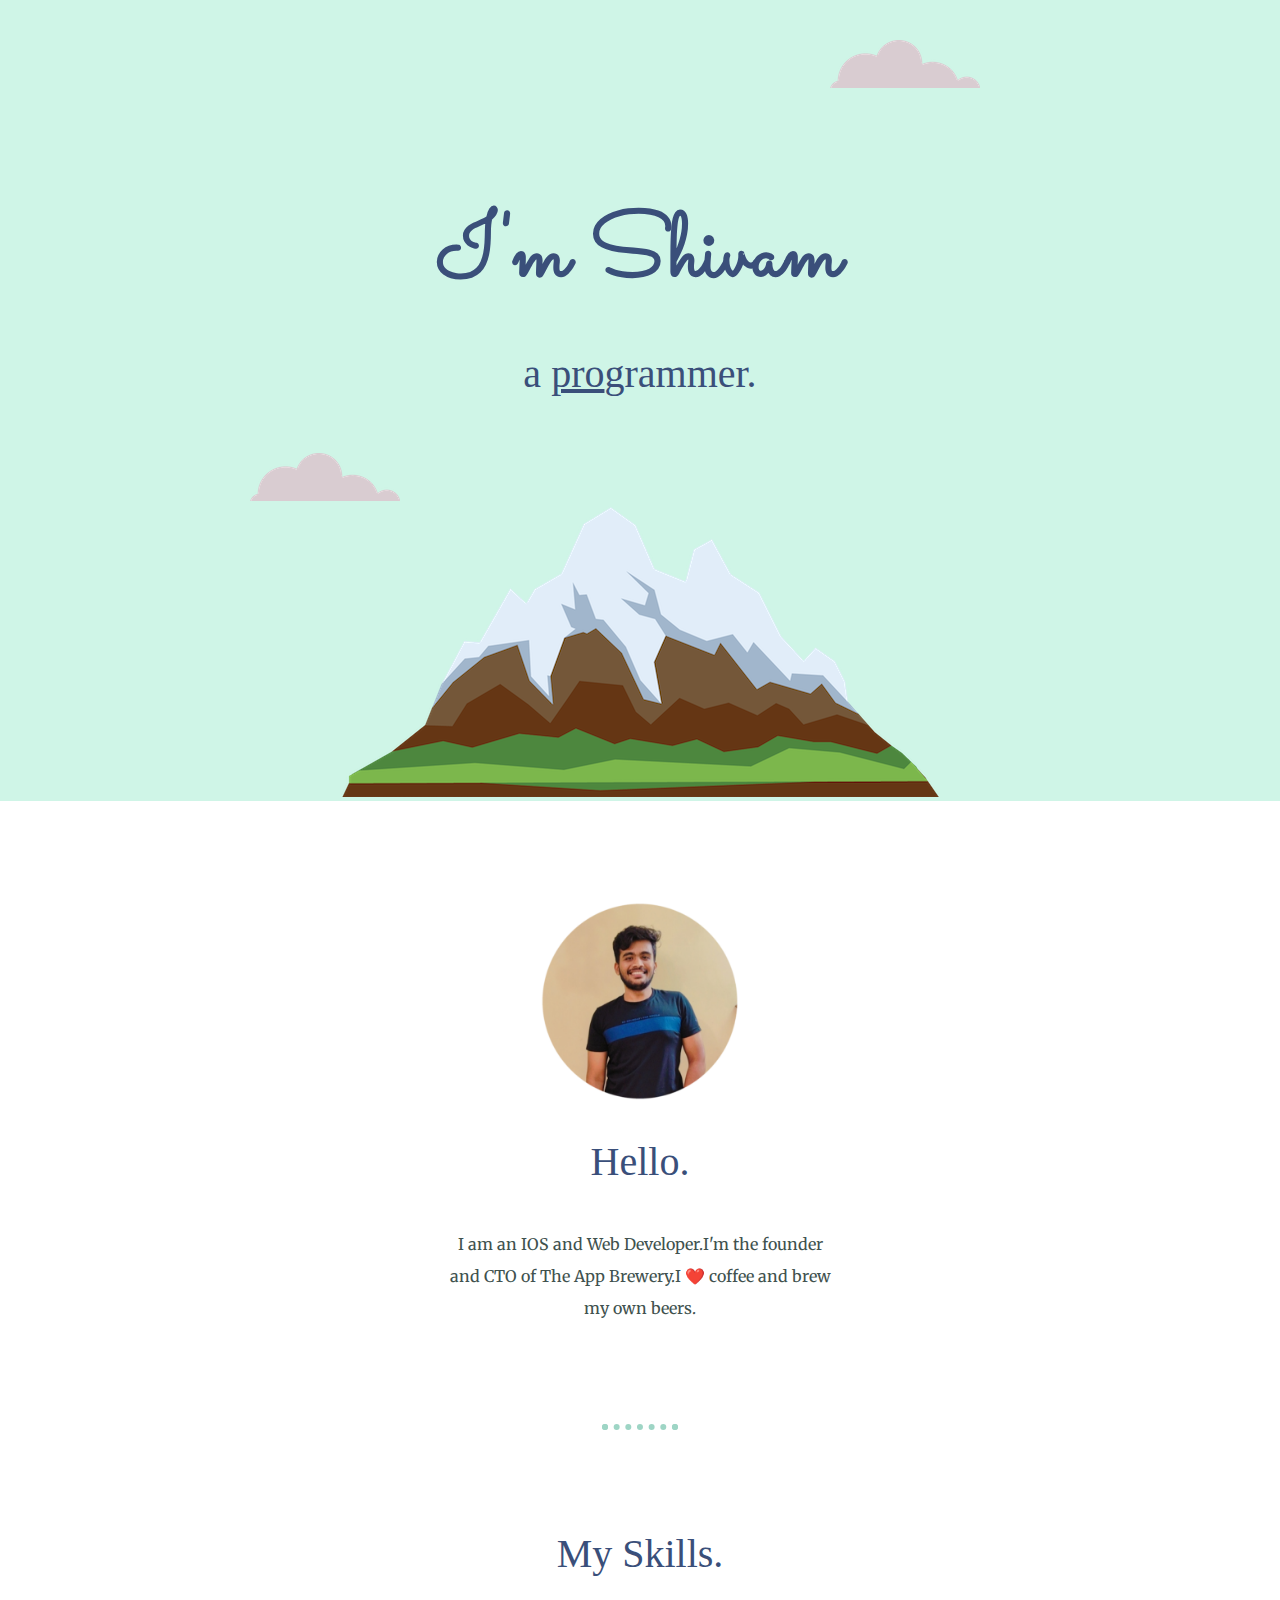
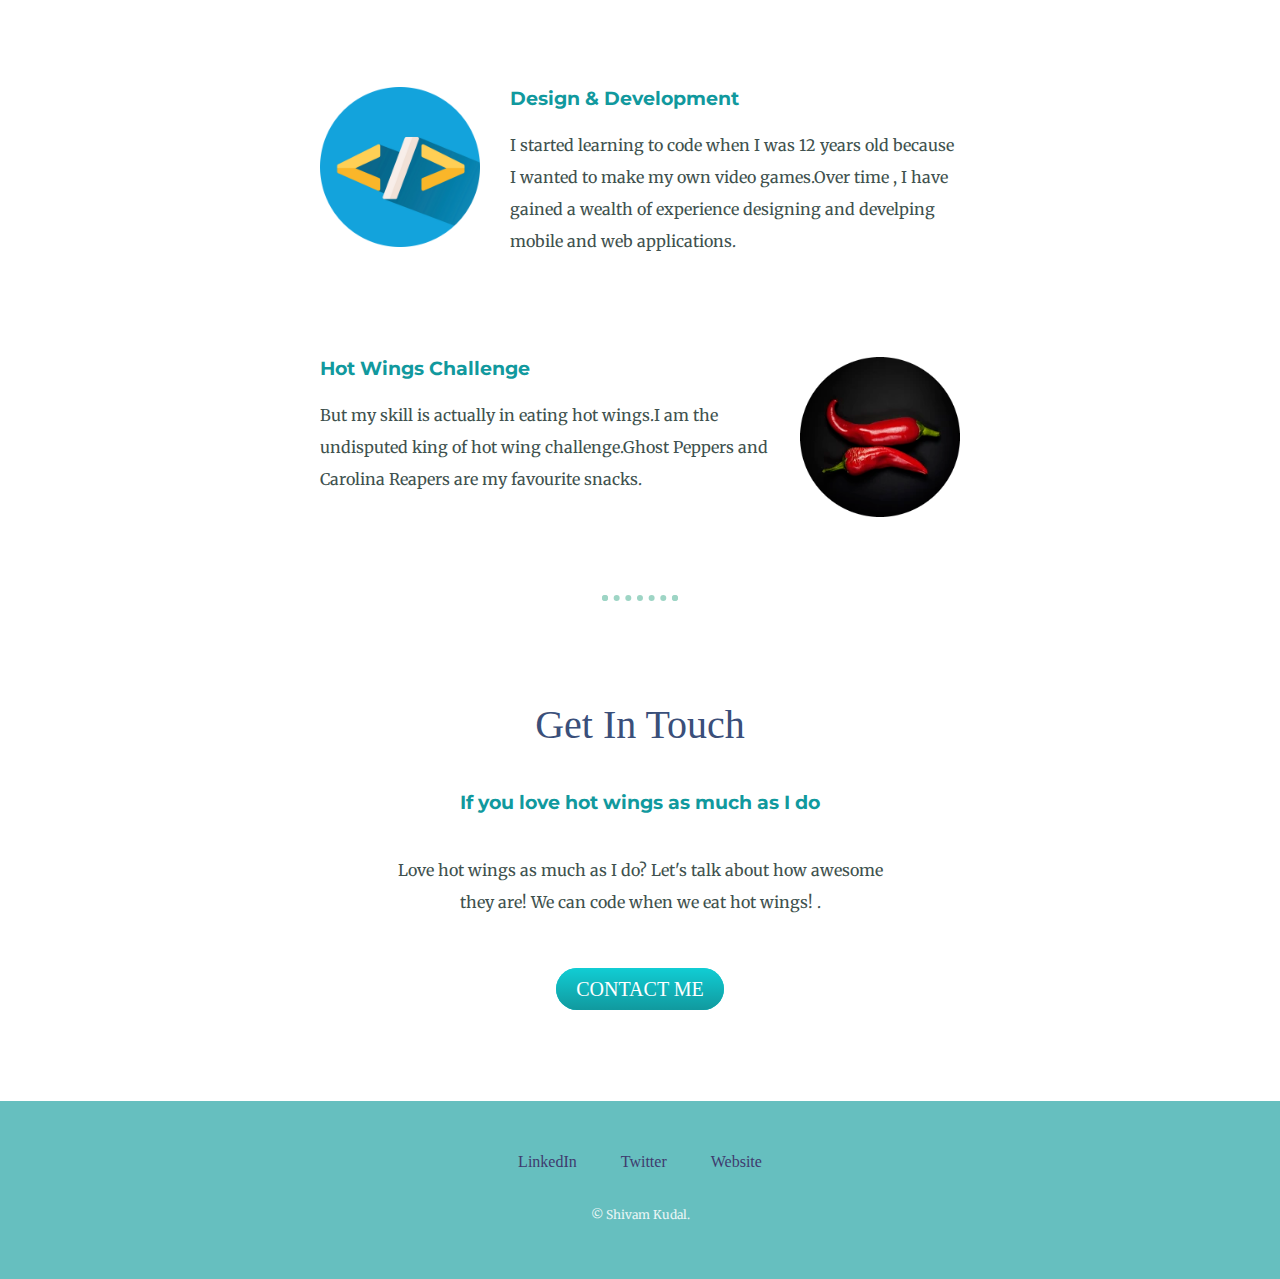
<file: Css-My Site/index.html>
<!DOCTYPE html>
<html lang="en">
<head>
    <meta charset="UTF-8">
    <title>Shivam Kudal - a web designer</title>
    <link rel="stylesheet" href="css/styles.css">
    <link rel="icon" href="favicon.ico">
    <link rel="preconnect" href="https://fonts.googleapis.com">
<link rel="preconnect" href="https://fonts.gstatic.com" crossorigin>
<link href="https://fonts.googleapis.com/css2?family=Merriweather&family=Montserrat&family=Sacramento&display=swap" rel="stylesheet">
</head>
<body>
    <div class="top-container">

        <img class="top-cloud" src="css/images/cloud.png" alt="cloud-img">
        <h1>I'm Shivam</h1>
        <h2>a <span class="pro">pro</span>grammer.</h2>

        <img class="bottom-cloud" src="css/images/cloud.png" alt="cloud-img">
        <img src="css/images/mountain.png" alt="mountain-img">
        </div>
        <div class="middle-container">
            <div class="profile">
              <img class="shivam" src="css/images/Shivam.png" alt="shivam img" height="200px" width="200px">
              <h2>Hello.</h2>
              <p class="intro">I am an IOS and Web Developer.I'm the founder and CTO of The App Brewery.I ❤️ coffee and brew my own beers.</p>
            </div>
            <hr>

          
            <div class="skills">
              <h2>My Skills.</h2>
              <div class="skill-row">
                <img class="code-img" src="css/images/code.png" alt="code img">
                <h3>Design & Development</h3>
                <p>I started learning to code when I was 12 years old because I wanted to make my own video games.Over time , I have gained a wealth of experience designing and develping mobile and web applications.</p>
              </div>

              <div class="skill-row">
                <img class="chilli-img" src="css/images/chillies.png" alt="hot-wings img" >
                <h3>Hot Wings Challenge</h3>
                <p>But my skill is actually in eating hot wings.I am the undisputed king of hot wing challenge.Ghost Peppers and Carolina Reapers are my favourite snacks.</p>
              </div>
            </div>
            <hr>

            <div class="contact-me">
              <h2>Get In Touch</h2>
              <h3>If you love hot wings as much as I do</h3>
              <p class="contact">Love hot wings as much as I do? Let's talk about how awesome they are! We can code when we eat hot wings! .</p>
              <a class="btn" href="mailto:shivam6402@gmail.com">CONTACT ME</a>
            </div>
          </div>
          
          
          <div class="bottom-container">
            <a class="footer-link" href="https://www.linkedin.com/">LinkedIn</a>
            <a class="footer-link" href="https://twitter.com/">Twitter</a>
            <a class="footer-link" href="https://www.appbrewery.co/">Website</a>
            <p class="copyright">© Shivam Kudal.</p>
          </div>
          

</body>
</html>
</file>
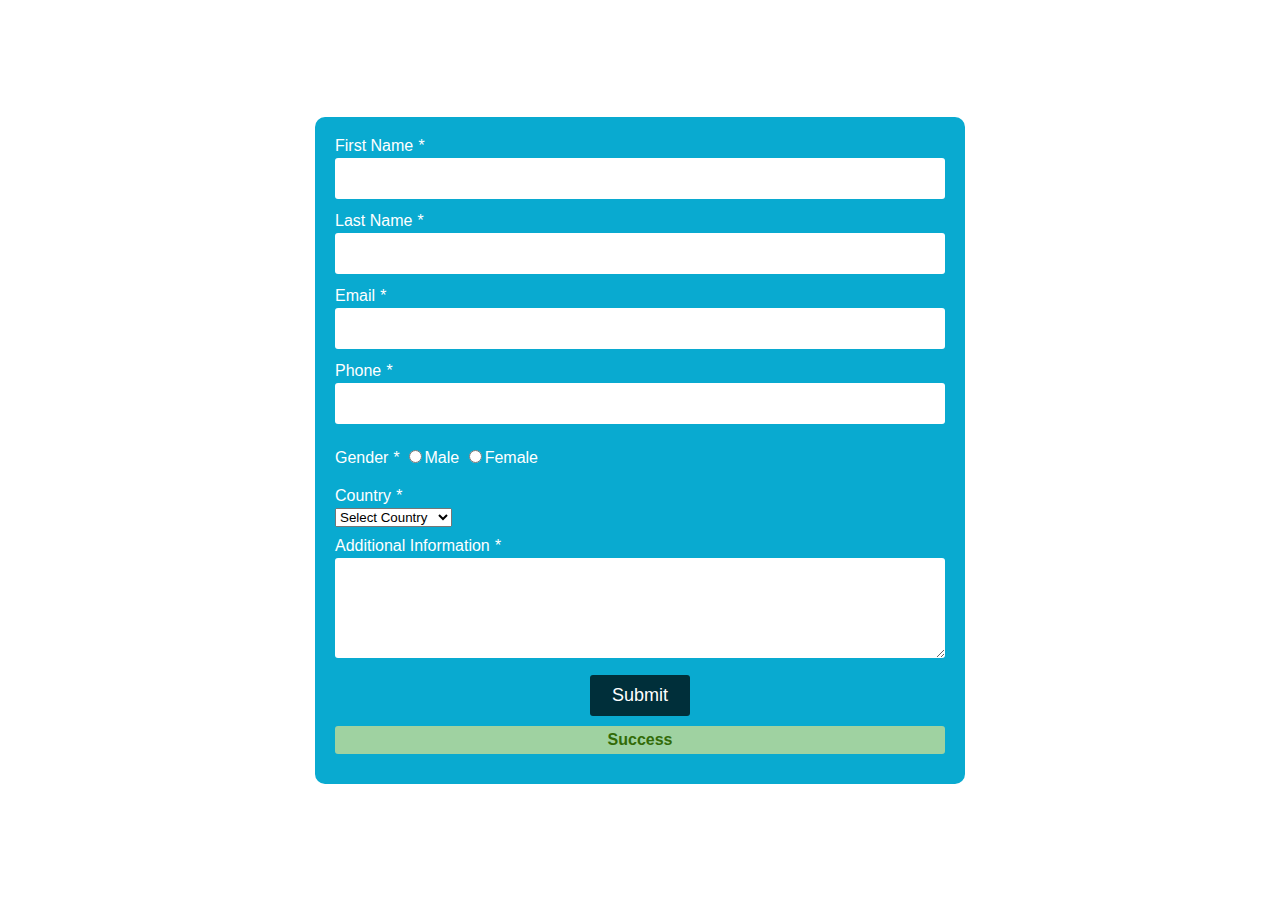
<file: Submit Form/index.html>
<!DOCTYPE html>
<html lang="en">
<head>
    <meta charset="UTF-8">
    <meta http-equiv="X-UA-Compatible" content="IE=edge">
    <meta name="viewport" content="width=device-width, initial-scale=1.0">
    <title>Contact Form</title>
    <link rel="stylesheet" type="text/css" href="css/styles.css">
</head>
<body>

    <div class="form-container">
        <form method="post" name="emailContact">
            <div class="input-row">
                <label>First Name <em>*</em></label>
                <input type="text" name="firstName" required>
            </div>
            <div class="input-row">
                <label>Last Name <em>*</em></label>
                <input type="text" name="lastName" required>
            </div>
            <div class="input-row">
                <label>Email <em>*</em></label>
                <input type="email" name="userEmail" required>
            </div>
            <div class="input-row">
                <label>Phone <em>*</em></label>
                <input type="tel" name="userPhone" required>
            </div>
            <div class="input">
                <label>Gender <em>*</em></label> 
                <input type="radio" name="gender">Male
                <input type="radio" name="gender">Female
            </div>
            <div class="input-row">
                <label>Country <em>*</em></label>
                <select name="country" id="country">
                    <option value="sc"> Select Country</option>
                    <option value="Afghanistan">Afghanistan</option>
                    <option value="Algeria">Algeria</option>
                    <option value="Argentina">Argentina</option>
                    <option value="Australia">Australia</option>
                    <option value="Bahamas">Bahamas</option>
                    <option value="Belgium">Belgium</option>
                    <option value="Bhutan">Bhutan</option>
                    <option value="Cambodia">Cambodia</option>
                    <option value="Canada">Canada</option>
                    <option value="India">India</option>
                    <option value="USA">USA</option>
                    <option value="United Kingdom">United Kingdom</option>
                </select>
            </div>
            <div class="input-row">
                <label>Additional Information <em>*</em></label>
                <textarea name="userMessage" required></textarea>
            </div>
            <div class="input-row">
                <input type="submit" name="send" value="Submit">
                <div class="success">
                    <strong>Success</strong>
                </div>
            </div>
        </form>
    </div>
    
</body>
</html>
</file>
<file: Css-My Site/css/styles.css>
body{
    color: #40514E;
    margin: 0;
    text-align: center;
    font-family: 'Merriweather', serif;
}

h1{
    color: #3A4F7A;
    font-size: 5.625rem;
    line-height: 4rem;
    margin-top: 50px auto 0 auto;
    font-family: 'Sacramento', cursive;
}
h2{
    color: #3A4F7A;
    font-size: 2.5rem;
    font-family: 'Georgia',serif;
    font-weight: normal;
    padding-bottom: 10px;
}

h3{
    color:#11999E;
    font-family: 'Montserrat', sans-serif;
}

p{
    line-height: 2;
}

hr{
    border: dotted #9ED5C5 6px;
    border-bottom: none;
    width:5%;
    margin:100px auto;
}

a{
    color:#3F3B6E;
    font-family: 'Georgia', serif;
    margin:10px 20px;
    text-decoration: none;
}

a:hover{
    color:#EAF6F6;
}
.top-container{
    background-color: #CFF5E7;
    position: relative;
    padding-top:165px;
}
.middle-container{
   margin:100px 0;
}
.bottom-container{
    background-color: #66bfbf;
    padding:50px 0 20px;
    
}
.skill-row{
    width:50%;
    margin:100px auto 100px auto;
    text-align: left;
}
.pro{
    text-decoration: underline;
}

.intro{
    width:30%;
    margin:auto;
}

.contact{
    width:40%;
    margin:40px auto 60px;
}

.copyright{
    color:#EAF6F6;
    font-size: 0.75rem;
    padding:20px 0;
}

.top-cloud{
    position: absolute;
    right:300px;
    top:40px
}

.bottom-cloud{
    position:absolute;
    left:250px;
    bottom: 300px;
}
.code-img{
    width:25%;
    float: left;
    margin-right: 30px;
}
.chilli-img{
    width: 25%;
    float: right;
    margin-left: 30px;
}

.btn {
    background: #11cdd4;
    background-image: -webkit-linear-gradient(top, #11cdd4, #11999e);
    background-image: -moz-linear-gradient(top, #11cdd4, #11999e);
    background-image: -ms-linear-gradient(top, #11cdd4, #11999e);
    background-image: -o-linear-gradient(top, #11cdd4, #11999e);
    background-image: linear-gradient(to bottom, #11cdd4, #11999e);
    -webkit-border-radius: 200;
    -moz-border-radius: 200;
    border-radius: 200px;
    font-family: Georgia;
    color: #ffffff;
    font-size: 20px;
    padding: 10px 20px 10px 20px;
    text-decoration: none;
  }
  
  .btn:hover {
    background: #30e3cb;
    background-image: -webkit-linear-gradient(top, #30e3cb, #2bc4ad);
    background-image: -moz-linear-gradient(top, #30e3cb, #2bc4ad);
    background-image: -ms-linear-gradient(top, #30e3cb, #2bc4ad);
    background-image: -o-linear-gradient(top, #30e3cb, #2bc4ad);
    background-image: linear-gradient(to bottom, #30e3cb, #2bc4ad);
    text-decoration: none;
  }
</file>
<file: Submit Form/css/styles.css>
*,*::after,*::before{
    -webkit-box-sizing: border-box;
    -moz-box-sizing: border-box;
    -ms-box-sizing:border-box;
    box-sizing: border-box;
}

body{
    font-family: arial;
    font-size: 16px;
    margin: 0;
    background: #fff;
    color: #000;
    display: flex;
    align-items: center;
    justify-content: space-around;
    min-height: 100vh;
}

.form-container{
    width: 100%;
    max-width: 650px;
    margin: 0 auto;
    padding: 20px;
    border-radius: 10px;
    color: #fff;
    background: #09aad0;
}

.input-row{
    margin-bottom: 10px;
}

.input{
    padding: 10px 0 20px;
}

.input-row label{
    display: block;
    margin-bottom: 3px;
}

.input-row input,
.input-row textarea{
    width: 100%;
    padding: 10px;
    border: 0;
    border-radius: 3px;
    outline: 0;
    margin-bottom: 3px;
    font-size: 18px;
    font-family: arial;
}

.input-row textarea{
    height: 100px;
}

.input-row input[type="submit"]{
    width: 100px;
    display: block;
    margin: 0 auto;
    text-align: center;
    color: #fff;
    cursor: pointer;
    background: #002f3a ;
}

.success{
    background: #9fd2a1;
    padding: 5px 10px;
    text-align: center;
    color: #326b07;
    border-radius: 3px;
    font-synthesis: 14px;
    margin-top: 10px;
}

.input-row input[type="submit"]:hover{
    background-color: #50577A;
}
</file>
